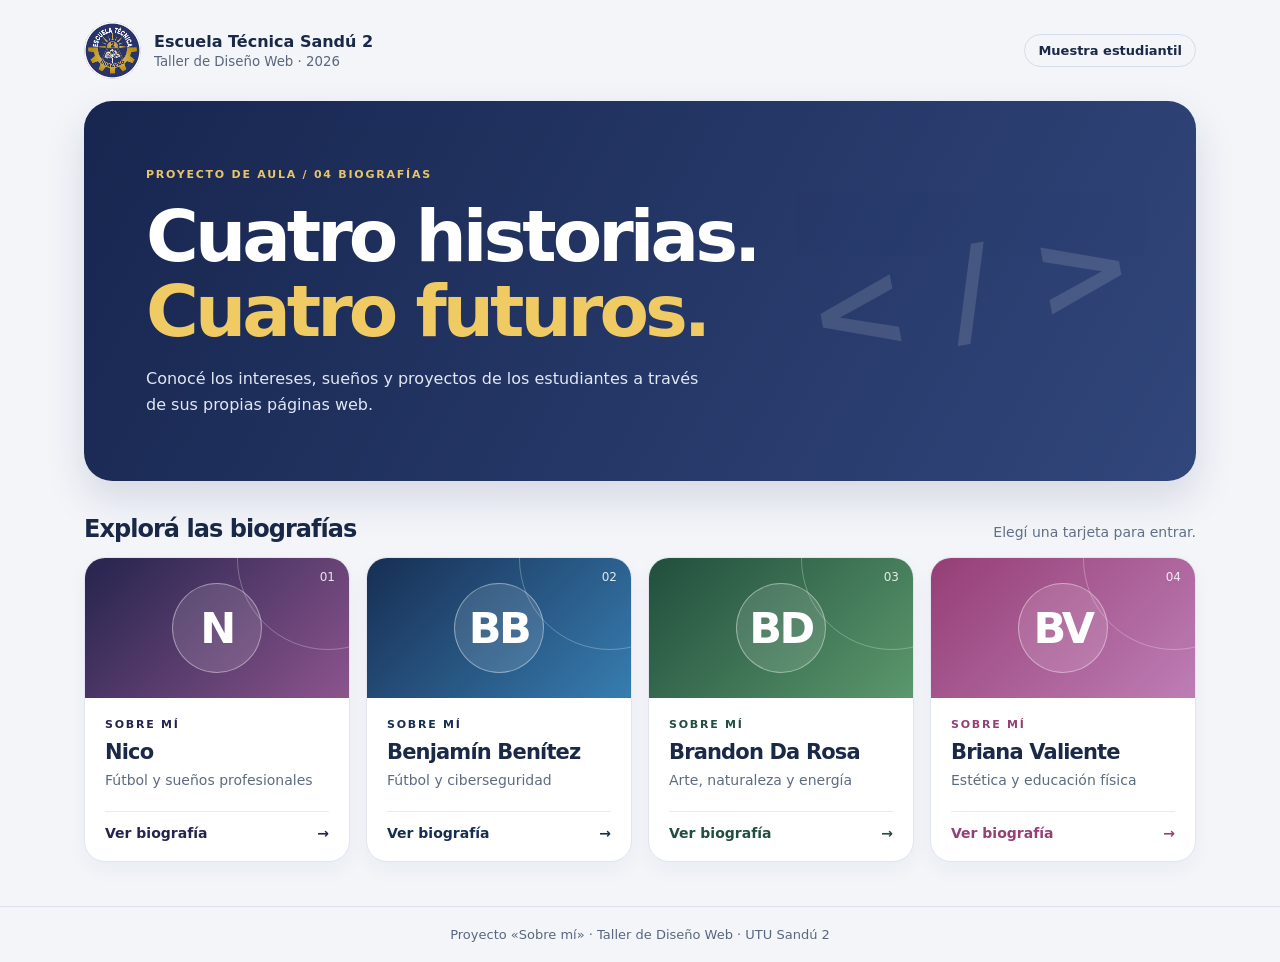
<file: index.html>
<!DOCTYPE html><html lang="es"><head><meta charset="utf-8"><meta name="viewport" content="width=device-width, initial-scale=1"><meta name="robots" content="noindex,nofollow"><title>Sobre mí | Muestra de Diseño Web</title><link rel="stylesheet" href="assets/index.css"></head><body><header><div class="brand"><img src="assets/logo.png" alt="Escudo de Escuela Técnica Sandú 2"><div><strong>Escuela Técnica Sandú 2</strong><small>Taller de Diseño Web · 2026</small></div></div><span class="header-tag">Muestra estudiantil</span></header><main><section class="hero"><div><span class="eyebrow">Proyecto de aula / 04 biografías</span><h1>Cuatro historias.<br><span>Cuatro futuros.</span></h1><p>Conocé los intereses, sueños y proyectos de los estudiantes a través de sus propias páginas web.</p></div><div class="hero-mark" aria-hidden="true">&lt; / &gt;</div></section><div class="section-title"><h2>Explorá las biografías</h2><p>Elegí una tarjeta para entrar.</p></div><section class="grid" aria-label="Biografías de estudiantes"><a class="card purple" href="nico.html"><div class="cover"><span class="initial">N</span><span class="num">01</span></div><div class="body"><span class="eyebrow">Sobre mí</span><h2>Nico</h2><p>Fútbol y sueños profesionales</p><span class="visit">Ver biografía <span aria-hidden="true">→</span></span></div></a><a class="card blue" href="benitez.html"><div class="cover"><span class="initial">BB</span><span class="num">02</span></div><div class="body"><span class="eyebrow">Sobre mí</span><h2>Benjamín Benítez</h2><p>Fútbol y ciberseguridad</p><span class="visit">Ver biografía <span aria-hidden="true">→</span></span></div></a><a class="card green" href="da-rosa.html"><div class="cover"><span class="initial">BD</span><span class="num">03</span></div><div class="body"><span class="eyebrow">Sobre mí</span><h2>Brandon Da Rosa</h2><p>Arte, naturaleza y energía</p><span class="visit">Ver biografía <span aria-hidden="true">→</span></span></div></a><a class="card pink" href="valiente.html"><div class="cover"><span class="initial">BV</span><span class="num">04</span></div><div class="body"><span class="eyebrow">Sobre mí</span><h2>Briana Valiente</h2><p>Estética y educación física</p><span class="visit">Ver biografía <span aria-hidden="true">→</span></span></div></a></section></main><footer>Proyecto «Sobre mí» · Taller de Diseño Web · UTU Sandú 2</footer></body></html>
</file>
<file: assets/index.css>
*{box-sizing:border-box}body{margin:0;background:#f3f5f9;color:#1b2948;font-family:system-ui,-apple-system,'Segoe UI',sans-serif}header{max-width:1160px;margin:auto;padding:22px 24px;display:flex;justify-content:space-between;align-items:center;gap:15px}.brand{display:flex;align-items:center;gap:13px}.brand img{width:57px;height:57px;object-fit:contain;border-radius:50%}.brand strong,.brand small{display:block}.brand small{color:#586681;margin-top:3px}.header-tag{font-size:13px;font-weight:700;border:1px solid #d4dbea;padding:8px 13px;border-radius:99px}main{max-width:1160px;margin:0 auto;padding:0 24px 44px}.hero{background:linear-gradient(120deg,#17264f,#31467b);color:#fff;padding:clamp(28px,5vw,62px);border-radius:28px;display:flex;align-items:center;justify-content:space-between;overflow:hidden;position:relative;box-shadow:0 18px 40px #15285322}.hero h1{font-size:clamp(36px,6vw,72px);line-height:1.04;margin:17px 0;letter-spacing:-.055em}.hero h1 span{color:#f0ca63}.hero p{max-width:570px;color:#e2e7f4;line-height:1.65;margin-bottom:0}.eyebrow{font-size:11px;letter-spacing:.16em;font-weight:800;text-transform:uppercase}.hero .eyebrow{color:#e9c56a}.hero-mark{font-size:clamp(50px,10vw,120px);font-weight:900;opacity:.13;white-space:nowrap;transform:rotate(-10deg)}.section-title{display:flex;justify-content:space-between;align-items:baseline;gap:10px;margin:34px 0 14px}.section-title h2{font-size:24px;margin:0;letter-spacing:-.04em}.section-title p{font-size:14px;color:#61708a;margin:0}.grid{display:grid;grid-template-columns:repeat(4,minmax(0,1fr));gap:16px}.card{display:flex;flex-direction:column;background:white;color:inherit;text-decoration:none;border-radius:21px;overflow:hidden;border:1px solid #e0e5ee;box-shadow:0 8px 20px #1528530b;transition:transform .25s,box-shadow .25s}.card:hover{transform:translateY(-7px);box-shadow:0 18px 30px #15285320}.card:focus-visible{outline:3px solid #a57716;outline-offset:4px}.cover{height:140px;display:grid;place-items:center;position:relative;overflow:hidden;background:linear-gradient(135deg,var(--a),var(--b));color:white}.cover::after{content:'';position:absolute;width:180px;height:180px;border:1px solid #ffffff45;border-radius:50%;right:-70px;top:-90px}.initial{font-size:43px;font-weight:800;width:90px;height:90px;border:1px solid #ffffff66;background:#ffffff20;border-radius:50%;display:grid;place-items:center;letter-spacing:-.06em}.num{position:absolute;top:12px;right:14px;font-size:12px;opacity:.85}.purple{--a:#25244e;--b:#8c548c}.blue{--a:#172e53;--b:#377db0}.green{--a:#214e3d;--b:#5b986c}.pink{--a:#963e76;--b:#bd7eb5}.body{padding:20px;flex:1;display:flex;flex-direction:column}.body .eyebrow{color:var(--a)}.body h2{font-size:21px;letter-spacing:-.04em;margin:9px 0 7px}.body p{font-size:14px;color:#5d6b80;margin:0 0 21px;line-height:1.4}.visit{margin-top:auto;padding-top:13px;border-top:1px solid #e8ebf1;display:flex;justify-content:space-between;font-weight:750;font-size:14px;color:var(--a)}footer{text-align:center;padding:20px;color:#59667f;font-size:13px;border-top:1px solid #dbe2ee}@media(max-width:900px){.grid{grid-template-columns:repeat(2,minmax(0,1fr))}}@media(max-width:520px){header,main{padding-left:15px;padding-right:15px}.header-tag,.hero-mark{display:none}.brand img{width:46px;height:46px}.section-title{display:block}.section-title p{margin-top:5px}.grid{grid-template-columns:1fr}.cover{height:120px}}@media(prefers-reduced-motion:reduce){*{transition:none!important}}
</file>
